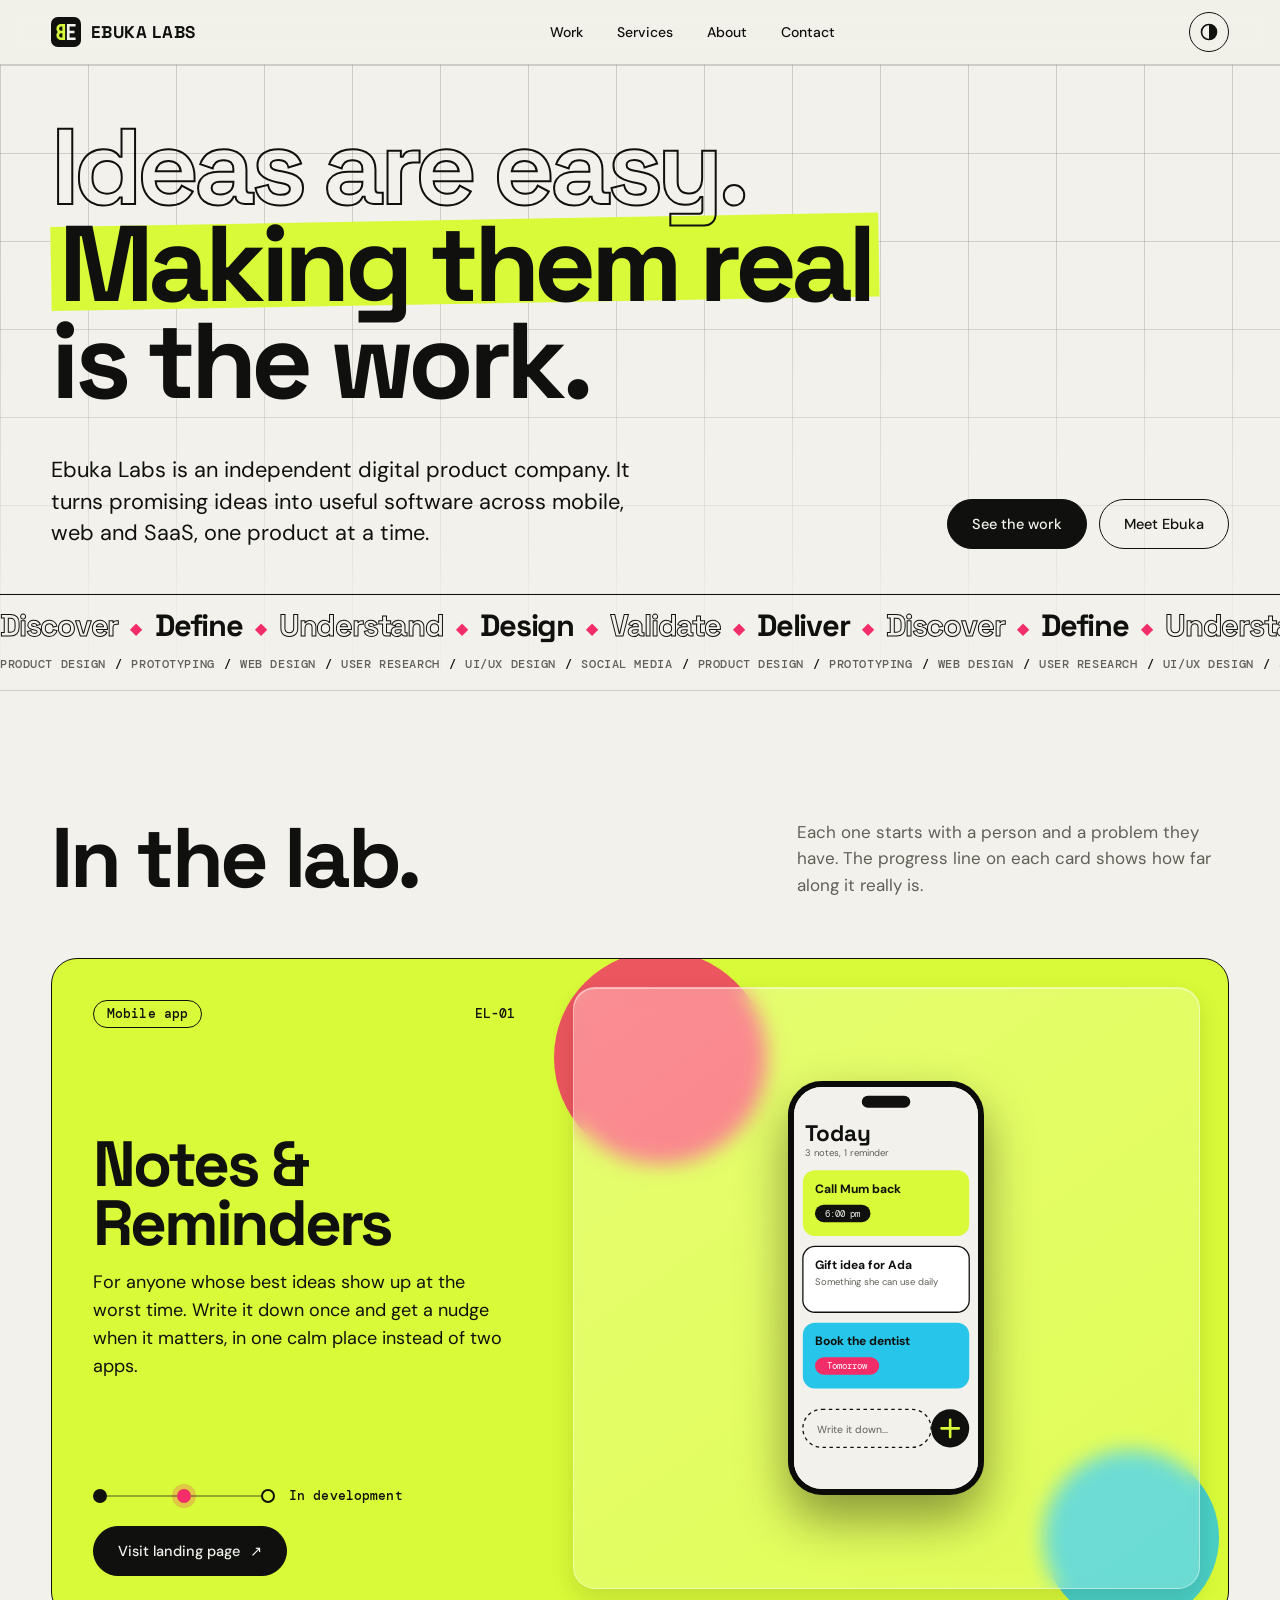
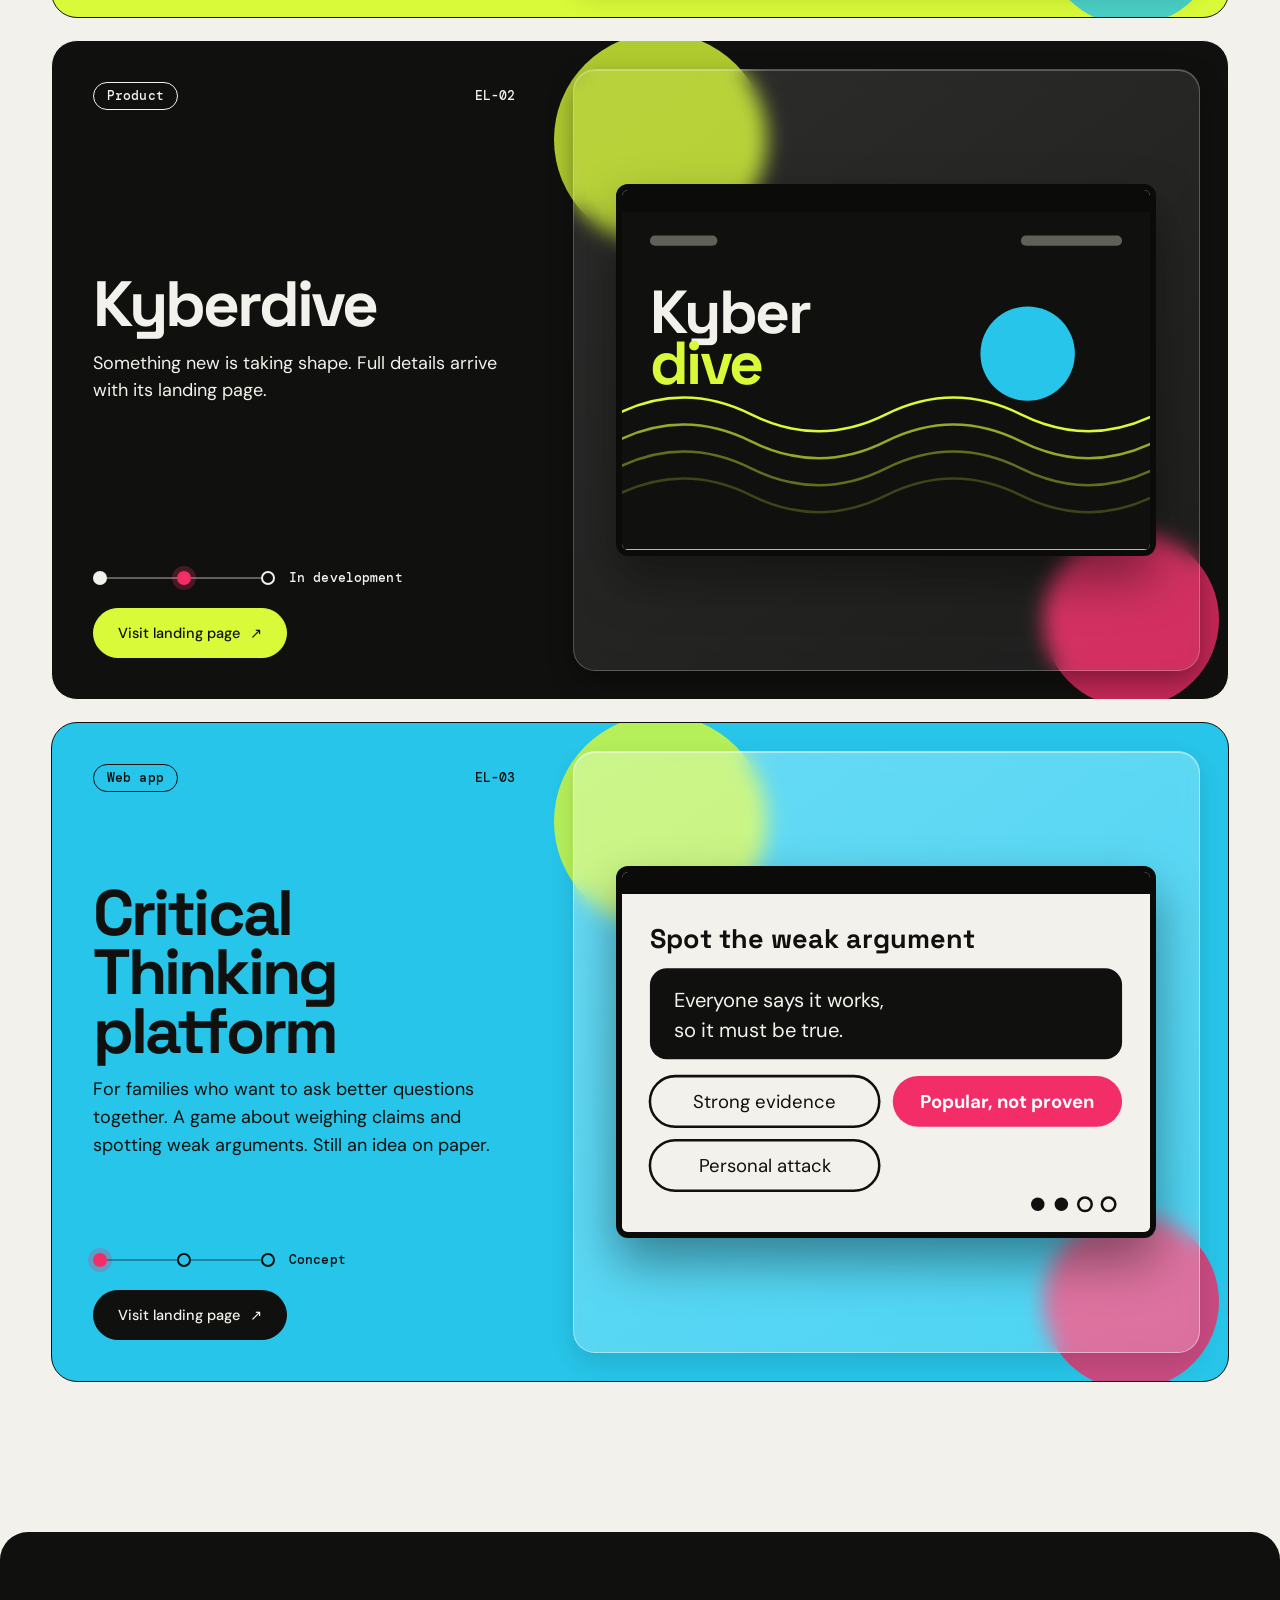
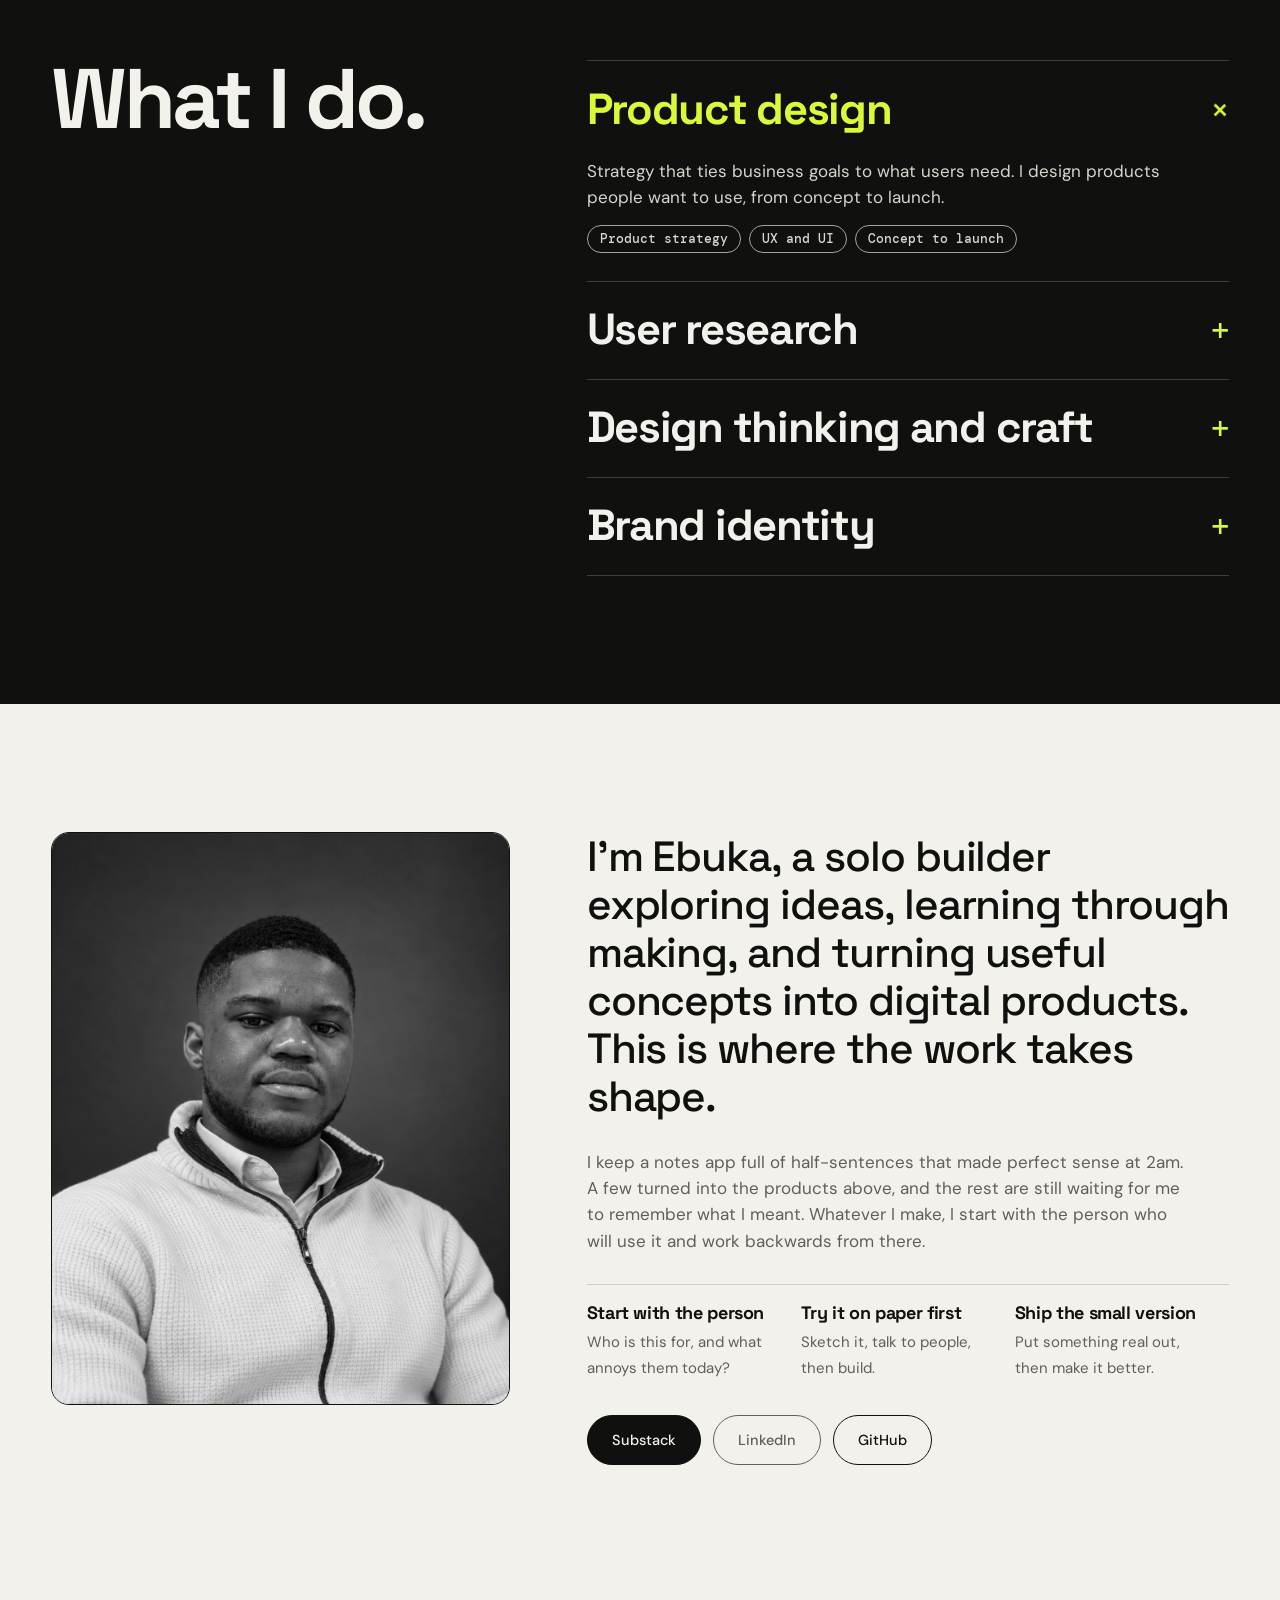
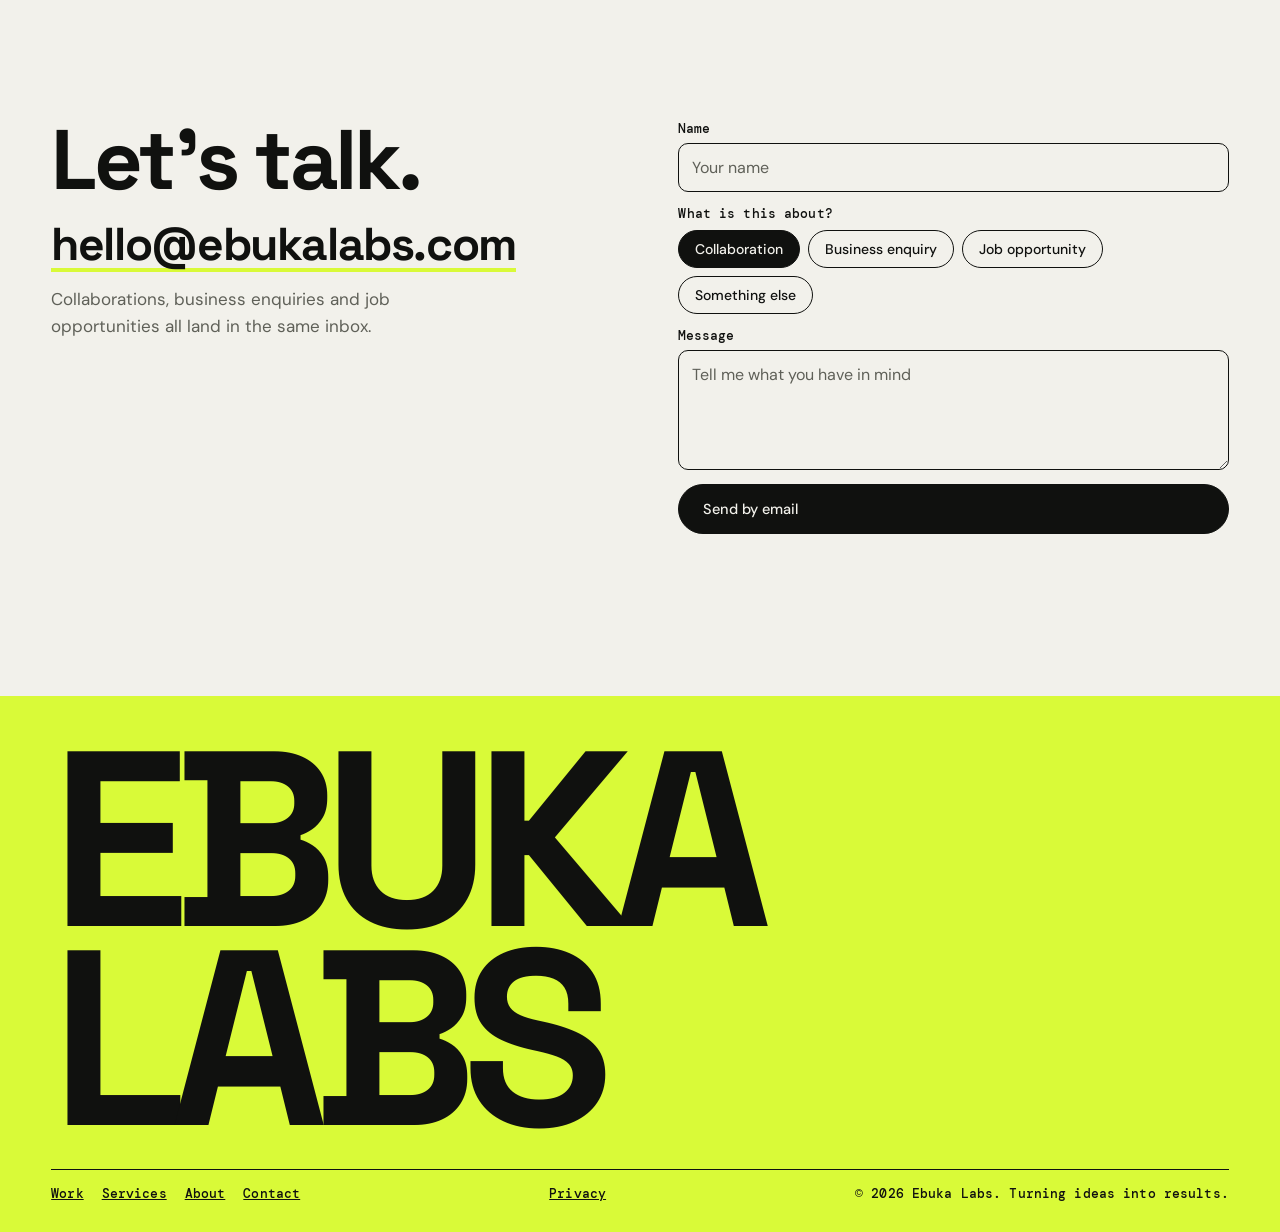
<file: index.html>
<!DOCTYPE html>
<html lang="en">
<head>
<meta charset="utf-8">
<meta http-equiv="Content-Security-Policy" content="default-src 'self'; script-src 'self'; style-src 'self' 'unsafe-inline'; img-src 'self'; media-src 'self'; font-src 'self'; connect-src 'none'; form-action 'none'; base-uri 'none'; object-src 'none'">
<meta name="referrer" content="strict-origin-when-cross-origin">
<meta name="viewport" content="width=device-width, initial-scale=1, viewport-fit=cover">
<title>Ebuka Labs</title>
<meta name="theme-color" content="#10110F">
<meta property="og:type" content="website"><meta property="og:title" content="Ebuka Labs"><meta property="og:description" content="Ebuka Labs: digital products by Ebuka, a solo builder turning useful concepts into software.">
<link rel="icon" href="favicon.svg" type="image/svg+xml">
<link rel="preload" href="fonts/space-grotesk-700.woff2" as="font" type="font/woff2" crossorigin>

<meta name="description" content="Ebuka Labs: digital products by Ebuka, a solo builder turning useful concepts into software.">
<link rel="stylesheet" href="css/style.css">
</head>
<body>
<header><div class="wrap nav">
<a class="logo" href="#top" aria-label="Ebuka Labs, home"><svg viewBox="0 0 40 40" aria-hidden="true"><rect width="40" height="40" rx="9" fill="#10110F"/><g fill="none" stroke-width="3.6" stroke-linecap="square" stroke-linejoin="round"><path d="M17 11V29M17 11H13.5A4.5 4.5 0 0 0 13.5 20H17M17 20H13.5A4.5 4.5 0 0 0 13.5 29H17" stroke="#D9FA38"/><path d="M23 11V29M23 11H31M23 20H29.5M23 29H31" stroke="#F2F1EB"/></g></svg>EBUKA LABS</a>
<nav id="menu" aria-label="Main"><ul><li><a href="#work">Work</a></li><li><a href="#services">Services</a></li><li><a href="#about">About</a></li><li><a href="#contact">Contact</a></li></ul></nav>
<div class="tools"><button class="pill tg" id="theme" aria-label="Switch between light and dark mode" title="Light or dark"><svg viewBox="0 0 24 24" aria-hidden="true"><circle cx="12" cy="12" r="9" fill="none" stroke="currentColor" stroke-width="2"/><path d="M12 3a9 9 0 0 1 0 18z" fill="currentColor"/></svg></button><button class="pill burger" id="burger" aria-expanded="false" aria-controls="menu">Menu</button></div>
</div></header>
<main id="top">
<div class="hero" id="hero">
<div class="grid"></div><div class="cross" aria-hidden="true"><i class="h" id="ch"></i><i class="v" id="cv"></i><b id="cl"></b></div>
<div class="wrap">
<h1><span class="ghost">Ideas are easy.</span><br><span class="real">Making them real</span><br>is the work.</h1>
<div class="hsub"><p>Ebuka Labs is an independent digital product company. It turns promising ideas into useful software across mobile, web and SaaS, one product at a time.</p>
<div class="cta"><a class="btn p" href="#work">See the work</a><a class="btn" href="#about">Meet Ebuka</a></div></div>

</div>
<div class="strips"><span class="sr">My process: Discover, Define, Understand, Design, Validate, Deliver. Skills: product design, prototyping, web design, user research, UI/UX design, social media.</span>
<div class="strip big" aria-hidden="true"><div id="s1"></div></div>
<div class="strip sm rev" aria-hidden="true"><div id="s2"></div></div></div>
</div>

<section id="work"><div class="wrap">
<div class="sh"><h2>In the lab.</h2><p>Each one starts with a person and a problem they have. The progress line on each card shows how far along it really is.</p></div>
<div class="stack" id="stack"></div>
</div></section>

<section id="services"><div class="wrap sv">
<h2>What I do.</h2>
<div>
<details open><summary>Product design</summary><div><p>Strategy that ties business goals to what users need. I design products people want to use, from concept to launch.</p><ul><li>Product strategy</li><li>UX and UI</li><li>Concept to launch</li></ul></div></details>
<details><summary>User research</summary><div><p>Interviews, surveys, usability testing and data analysis. Qualitative and quantitative methods, matched to the question being asked.</p><ul><li>Interviews</li><li>Surveys</li><li>Usability testing</li><li>Data analysis</li></ul></div></details>
<details><summary>Design thinking and craft</summary><div><p>Framing the right problem first, then sweating the details of how it looks, feels and behaves.</p><ul><li>Problem framing</li><li>Prototyping</li><li>Interaction details</li></ul></div></details>
<details><summary>Brand identity</summary><div><p>Visual identity systems that capture what a brand is about, delivered with comprehensive brand guidelines.</p><ul><li>Identity systems</li><li>Brand guidelines</li></ul></div></details>
</div></div></section>

<section id="about"><div class="wrap ab">
<div class="ph" id="ph" role="img" aria-label="Photo of Ebuka"><img alt="Ebuka"><span class="m">Photo of Ebuka<br>goes here</span></div>
<div>
<p class="lead">I'm Ebuka, a solo builder exploring ideas, learning through making, and turning useful concepts into digital products. This is where the work takes shape.</p>
<p class="s">I keep a notes app full of half-sentences that made perfect sense at 2am. A few turned into the products above, and the rest are still waiting for me to remember what I meant. Whatever I make, I start with the person who will use it and work backwards from there.</p><div class="how"><div><b>Start with the person</b><span>Who is this for, and what annoys them today?</span></div><div><b>Try it on paper first</b><span>Sketch it, talk to people, then build.</span></div><div><b>Ship the small version</b><span>Put something real out, then make it better.</span></div></div>
<div class="links"><a class="btn p" data-l="substack" href="#" target="_blank" rel="noopener noreferrer">Substack</a><a class="btn" data-l="linkedin" href="#" target="_blank" rel="noopener noreferrer">LinkedIn</a><a class="btn" data-l="github" href="#" target="_blank" rel="noopener noreferrer">GitHub</a></div>
</div></div></section>

<section id="contact"><div class="wrap ct">
<div><h2>Let's talk.</h2><a class="mail" id="mail" href="#contact">Send an email</a><p style="color:var(--grey);margin:0;max-width:36ch">Collaborations, business enquiries and job opportunities all land in the same inbox.</p></div>
<form id="form"><label>Name<input name="n" required autocomplete="name" placeholder="Your name"></label>
<fieldset class="topic"><legend class="m">What is this about?</legend><div><label><input type="radio" name="r" value="Collaboration" checked><span>Collaboration</span></label><label><input type="radio" name="r" value="Business enquiry"><span>Business enquiry</span></label><label><input type="radio" name="r" value="Job opportunity"><span>Job opportunity</span></label><label><input type="radio" name="r" value="Something else"><span>Something else</span></label></div></fieldset>
<label>Message<textarea name="m" required placeholder="Tell me what you have in mind"></textarea></label>
<button class="btn p" type="submit">Send by email</button><div id="msg" role="status"></div></form>
</div></section>
</main>
<footer><div class="wrap"><p class="fb" id="egg">EBUKA LABS</p>
<div class="fl m"><span><a href="#work">Work</a><a href="#services">Services</a><a href="#about">About</a><a href="#contact">Contact</a></span><span><a href="privacy.html">Privacy</a></span><span>&copy; 2026 Ebuka Labs. Turning ideas into results.</span></div></div></footer>

<script src="js/config.js" defer></script>
<script src="js/main.js" defer></script>
</body>
</html>
</file>
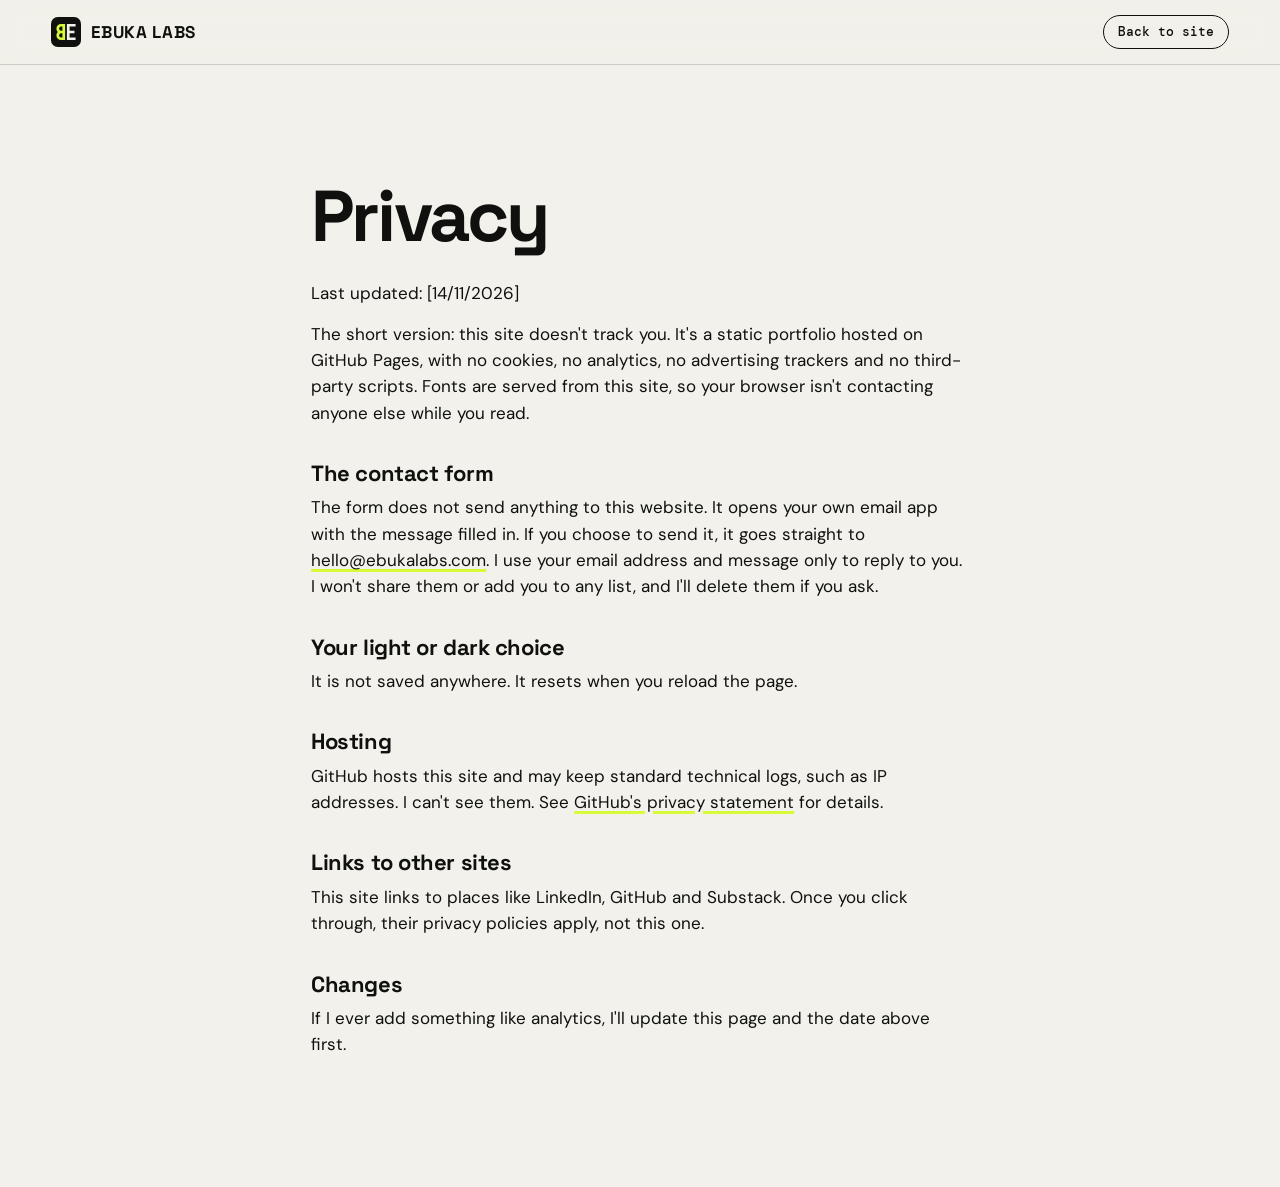
<file: privacy.html>
<!DOCTYPE html>
<html lang="en">
<head>
<meta charset="utf-8">
<meta http-equiv="Content-Security-Policy" content="default-src 'self'; script-src 'self'; style-src 'self' 'unsafe-inline'; img-src 'self'; media-src 'self'; font-src 'self'; connect-src 'none'; form-action 'none'; base-uri 'none'; object-src 'none'">
<meta name="referrer" content="strict-origin-when-cross-origin">
<meta name="viewport" content="width=device-width, initial-scale=1">
<title>Privacy | Ebuka Labs</title>
<meta name="robots" content="noindex">
<link rel="icon" href="favicon.svg" type="image/svg+xml">
<link rel="stylesheet" href="css/style.css">
</head>
<body>
<header><div class="wrap nav"><a class="logo" href="index.html" aria-label="Ebuka Labs, home"><svg viewBox="0 0 40 40" aria-hidden="true"><rect width="40" height="40" rx="9" fill="#10110F"/><g fill="none" stroke-width="3.6" stroke-linecap="square" stroke-linejoin="round"><path d="M17 11V29M17 11H13.5A4.5 4.5 0 0 0 13.5 20H17M17 20H13.5A4.5 4.5 0 0 0 13.5 29H17" stroke="#D9FA38"/><path d="M23 11V29M23 11H31M23 20H29.5M23 29H31" stroke="#F2F1EB"/></g></svg>EBUKA LABS</a><a class="pill" href="index.html">Back to site</a></div></header>
<main class="doc">
<h1>Privacy</h1>
<p>Last updated: [14/11/2026]</p>
<p>The short version: this site doesn't track you. It's a static portfolio hosted on GitHub Pages, with no cookies, no analytics, no advertising trackers and no third-party scripts. Fonts are served from this site, so your browser isn't contacting anyone else while you read.</p>

<h2>The contact form</h2>
<p>The form does not send anything to this website. It opens your own email app with the message filled in. If you choose to send it, it goes straight to <a id="mail" href="index.html#contact">my inbox</a>. I use your email address and message only to reply to you. I won't share them or add you to any list, and I'll delete them if you ask.</p>

<h2>Your light or dark choice</h2>
<p>It is not saved anywhere. It resets when you reload the page.</p>

<h2>Hosting</h2>
<p>GitHub hosts this site and may keep standard technical logs, such as IP addresses. I can't see them. See <a href="https://docs.github.com/en/site-policy/privacy-policies/github-general-privacy-statement" rel="noopener noreferrer">GitHub's privacy statement</a> for details.</p>

<h2>Links to other sites</h2>
<p>This site links to places like LinkedIn, GitHub and Substack. Once you click through, their privacy policies apply, not this one.</p>

<h2>Changes</h2>
<p>If I ever add something like analytics, I'll update this page and the date above first.</p>
<script src="js/config.js" defer></script>
<script src="js/privacy.js" defer></script>
</main></body></html>
</file>
<file: css/style.css>
@font-face{font-family:'Space Grotesk';font-weight:500;font-style:normal;font-display:swap;src:url(../fonts/space-grotesk-500.woff2) format('woff2')}
@font-face{font-family:'Space Grotesk';font-weight:700;font-style:normal;font-display:swap;src:url(../fonts/space-grotesk-700.woff2) format('woff2')}
@font-face{font-family:'DM Sans';font-weight:400;font-style:normal;font-display:swap;src:url(../fonts/dm-sans-400.woff2) format('woff2')}
@font-face{font-family:'DM Sans';font-weight:500;font-style:normal;font-display:swap;src:url(../fonts/dm-sans-500.woff2) format('woff2')}
@font-face{font-family:'DM Sans';font-weight:700;font-style:normal;font-display:swap;src:url(../fonts/dm-sans-700.woff2) format('woff2')}
@font-face{font-family:'DM Mono';font-weight:400;font-style:normal;font-display:swap;src:url(../fonts/dm-mono-400.woff2) format('woff2')}
@font-face{font-family:'DM Mono';font-weight:500;font-style:normal;font-display:swap;src:url(../fonts/dm-mono-500.woff2) format('woff2')}

:root{--ink:#10110F;--paper:#F2F1EB;--lime:#D9FA38;--blue:#27C5E9;--pink:#F22D68;--bg:var(--paper);--fg:var(--ink);--grey:#5f6058;--line:rgba(16,17,15,.16);
--d:'Space Grotesk','Helvetica Neue',Arial,sans-serif;--b:'DM Sans',system-ui,sans-serif;--m:'DM Mono',ui-monospace,Menlo,monospace;
box-sizing:border-box;padding-top:env(safe-area-inset-top,0px);padding-bottom:env(safe-area-inset-bottom,0px)}
@media (prefers-color-scheme:dark){:root:not([data-theme="light"]){--bg:#10110F;--fg:#F2F1EB;--grey:#a3a49a;--line:rgba(242,241,235,.18)}}
:root[data-theme="dark"]{--bg:#10110F;--fg:#F2F1EB;--grey:#a3a49a;--line:rgba(242,241,235,.18)}
html{scroll-behavior:smooth;scroll-padding-top:70px}
*,*::before,*::after{box-sizing:border-box}
body{margin:0;background:var(--bg);color:var(--fg);font:17px/1.55 var(--b);-webkit-font-smoothing:antialiased;overflow-x:hidden}
a{color:inherit}
:focus-visible{outline:3px solid var(--blue);outline-offset:3px}
.m{font:500 12.5px var(--m);letter-spacing:.01em}
.wrap{max-width:1320px;margin:0 auto;padding:0 clamp(18px,4vw,52px)}
header{position:sticky;top:0;z-index:50;background:color-mix(in srgb,var(--bg) 86%,transparent);backdrop-filter:blur(12px);border-bottom:1px solid var(--line)}
.nav{display:flex;align-items:center;justify-content:space-between;height:64px}
.logo{display:flex;align-items:center;gap:10px;text-decoration:none;font:700 17px var(--d);letter-spacing:.04em}
.logo svg{width:30px;height:30px}
nav ul{display:flex;gap:6px;list-style:none;margin:0;padding:0}
nav a{display:block;text-decoration:none;font:500 14px var(--b);padding:8px 14px;border-radius:99px}
nav a:hover{background:var(--lime);color:var(--ink)}
.tools{display:flex;gap:8px}
.pill{font:500 12.5px var(--m);background:none;color:inherit;border:1.5px solid var(--fg);border-radius:99px;padding:8px 14px;cursor:pointer;text-decoration:none;display:inline-block}
.pill:hover{background:var(--lime);color:var(--ink);border-color:var(--ink)}
.burger{display:none}
@media(max-width:820px){nav{position:absolute;left:0;right:0;top:64px;background:var(--bg);border-bottom:1px solid var(--line);display:none}nav.open{display:block}nav ul{flex-direction:column;padding:8px clamp(18px,4vw,52px) 16px}nav a{font-size:17px;padding:12px 0;border-radius:0}.burger{display:inline-block}}
/* hero */
.hero{position:relative;overflow:hidden;border-bottom:1px solid var(--line);padding-top:clamp(30px,6vh,70px)}
.grid{position:absolute;inset:0;background-image:linear-gradient(var(--line) 1px,transparent 1px),linear-gradient(90deg,var(--line) 1px,transparent 1px);background-size:88px 88px;pointer-events:none;-webkit-mask-image:linear-gradient(#000 30%,transparent);mask-image:linear-gradient(#000 30%,transparent)}
.cross{position:absolute;inset:0;pointer-events:none}.cross i{position:absolute;background:var(--pink)}.cross .h{height:1px;left:0;right:0}.cross .v{width:1px;top:0;bottom:0}
.cross b{position:absolute;font:500 11px var(--m);background:var(--pink);color:#fff;padding:2px 6px;transform:translate(10px,10px);white-space:nowrap}
.hero .wrap{position:relative;z-index:2}
h1{font:700 clamp(38px,8.4vw,128px)/.9 var(--d);letter-spacing:-.05em;margin:0}
@media(max-width:560px){h1{font-size:11.2vw}.ghost{-webkit-text-stroke-width:1.4px}}
.ghost{color:transparent;-webkit-text-stroke:2px var(--fg)}
.real{position:relative;display:inline-block;padding:0 .07em;color:var(--ink);animation:ink .01s .55s backwards}
.real::before{content:"";position:absolute;inset:.1em 0 .02em;background:var(--lime);z-index:-1;transform-origin:left;transform:rotate(-1deg);animation:wipe .8s .25s cubic-bezier(.7,0,.2,1) backwards}
@keyframes wipe{from{transform:rotate(-1deg) scaleX(0)}}
@keyframes ink{from{color:var(--fg)}}
.hsub{display:grid;grid-template-columns:1.1fr 1fr;gap:30px;align-items:end;margin:clamp(28px,5vh,56px) 0}
.hsub p{margin:0;font-size:clamp(18px,1.7vw,22px);line-height:1.45;max-width:44ch}
.cta{display:flex;gap:12px;flex-wrap:wrap;justify-content:flex-end}
.btn{display:inline-flex;align-items:center;gap:10px;text-decoration:none;font:500 14.5px var(--b);padding:15px 24px;border:1.5px solid var(--fg);border-radius:99px;transition:background .2s,transform .2s;cursor:pointer;background:none;color:inherit}
.btn.p{background:var(--fg);color:var(--bg)}.btn:hover{background:var(--lime);color:var(--ink);border-color:var(--ink);transform:translateY(-2px)}
.btn[aria-disabled="true"]{opacity:.65;cursor:default;transform:none}
.bench{display:grid;grid-template-columns:repeat(3,1fr);border-top:1px solid var(--fg)}
.bench a{display:flex;justify-content:space-between;align-items:center;gap:10px;text-decoration:none;padding:18px 20px 18px 0;border-right:1px solid var(--line)}
.bench a+a{padding-left:20px}.bench a:last-child{border-right:0}
.bench a:hover strong{text-decoration:underline;text-decoration-color:var(--lime);text-decoration-thickness:4px;text-underline-offset:4px}
.bench strong{font:700 20px var(--d);letter-spacing:-.02em}.bench small{display:block;color:var(--grey);font:400 12.5px var(--m)}
@media(max-width:820px){.hsub{grid-template-columns:1fr}.cta{justify-content:flex-start}.bench{grid-template-columns:1fr}.bench a,.bench a+a{padding:14px 0;border-right:0;border-bottom:1px solid var(--line)}}
.dot{width:11px;height:11px;border-radius:50%;flex:none;border:2px solid currentColor}.dot.s1{background:var(--pink);border-color:var(--pink)}.dot.s2{background:#22b455;border-color:#22b455}
/* sections */
section{padding:clamp(64px,10vw,140px) 0}
.sh{display:flex;justify-content:space-between;align-items:end;gap:24px;flex-wrap:wrap;margin-bottom:clamp(28px,5vw,60px)}
h2{font:700 clamp(40px,6.6vw,96px)/.94 var(--d);letter-spacing:-.04em;margin:0}
.sh p{margin:0;max-width:36ch;color:var(--grey)}
/* work */
.stack{position:relative}
.panel{position:sticky;top:calc(78px + var(--i)*18px);min-height:min(82vh,660px);border:1.5px solid var(--ink);border-radius:26px;padding:clamp(16px,2.2vw,28px);margin-bottom:22px;display:grid;grid-template-columns:5fr 7fr;gap:clamp(20px,3.5vw,48px);color:var(--ink)}
.panel[data-c="0"]{background:var(--lime)}
.panel[data-c="1"]{background:var(--ink);color:var(--paper);border-color:var(--paper)}
.panel[data-c="2"]{background:var(--blue)}
.txt{display:flex;flex-direction:column;justify-content:space-between;gap:24px;padding:clamp(4px,1vw,14px)}
.top{display:flex;justify-content:space-between;align-items:center;gap:10px}
.top span:first-child{border:1.5px solid currentColor;border-radius:99px;padding:5px 13px}
.panel h3{font:700 clamp(40px,5vw,78px)/.92 var(--d);letter-spacing:-.045em;margin:0 0 16px}
.panel p{margin:0;max-width:36ch;font-size:18px}
.steps{display:flex;align-items:center;margin:0 0 22px}
.steps i{display:block;width:14px;height:14px;border-radius:50%;border:2px solid currentColor;flex:none}
.steps i.on{background:currentColor}.steps i.now{background:var(--pink);border-color:var(--pink);box-shadow:0 0 0 5px color-mix(in srgb,var(--pink) 25%,transparent)}
.steps u{flex:1;height:2px;background:currentColor;opacity:.35;max-width:70px}
.steps span{margin-left:14px}
.panel .btn{align-self:flex-start}
.panel .btn.p{background:var(--ink);color:var(--paper);border-color:var(--ink)}
.panel[data-c="1"] .btn.p{background:var(--lime);color:var(--ink);border-color:var(--lime)}
.panel .btn.p:hover,.panel[data-c="1"] .btn.p:hover{background:var(--pink);border-color:var(--pink);color:#fff}
/* inner media card: holds the product UI, a screenshot, a GIF or a video */
.vis{display:flex;position:relative;isolation:isolate}
.panel{overflow:hidden;--o1:var(--pink);--o2:var(--blue)}
.panel[data-c="1"]{--o1:var(--lime);--o2:var(--pink)}.panel[data-c="2"]{--o1:var(--lime);--o2:var(--pink)}
.vis::before,.vis::after{content:"";position:absolute;border-radius:50%;z-index:-1;aspect-ratio:1;opacity:.8}
.vis::before{width:34%;left:-3%;top:-6%;background:var(--o1)}.vis::after{width:28%;right:-3%;bottom:-6%;background:var(--o2)}
/* glass inner card: holds the product UI, a screenshot, a GIF or a video */
.inner{flex:1;display:flex;flex-direction:column;min-height:340px;border-radius:22px;background:linear-gradient(145deg,rgba(255,255,255,.34),rgba(255,255,255,.22));-webkit-backdrop-filter:blur(10px) saturate(110%);backdrop-filter:blur(10px) saturate(110%);border:1px solid rgba(255,255,255,.4);box-shadow:0 10px 24px rgba(16,17,15,.12),inset 0 1px 0 rgba(255,255,255,.45);overflow:hidden;text-decoration:none;position:relative}
.panel[data-c="1"] .inner{background:linear-gradient(145deg,rgba(255,255,255,.12),rgba(255,255,255,.06));border-color:rgba(255,255,255,.22);box-shadow:0 10px 24px rgba(0,0,0,.35),inset 0 1px 0 rgba(255,255,255,.25)}
.stage{flex:1;position:relative;display:grid;place-items:center;padding:clamp(18px,3vw,36px);overflow:hidden}
.stage.md video,.stage.md img.m{position:absolute;inset:14px;width:calc(100% - 28px);height:calc(100% - 28px);border-radius:14px;object-fit:cover}
.frame{position:relative;overflow:hidden;background:var(--paper);border:6px solid #0b0c0a;box-shadow:0 24px 50px rgba(0,0,0,.4);transition:transform .4s}
.inner:hover .frame{transform:translateY(-6px) rotate(-1deg)}
.frame.phone{height:clamp(300px,46vh,430px);aspect-ratio:9/19;border-radius:34px}
.frame.web{width:min(100%,540px);aspect-ratio:16/11;border-radius:12px}
.frame.web::before{content:"";position:absolute;inset:0 0 auto;height:22px;background:#0b0c0a;z-index:2}
.sk{position:absolute;inset:0}.frame.web .sk{inset:22px 0 0}.sk svg{display:block;width:100%;height:100%}
.tg{width:40px;height:40px;padding:0;display:grid;place-items:center}.tg svg{width:20px;height:20px}
@media(max-width:860px){.panel{position:relative;top:0;grid-template-columns:1fr;min-height:0}.inner{min-height:320px}.frame.phone{height:300px}}
/* scrolling strips */
.strips{position:relative;z-index:2;border-top:1px solid var(--fg);margin-top:clamp(10px,3vh,30px);overflow:hidden}
.strip{overflow:hidden;white-space:nowrap}
.strip>div{display:inline-block;animation:sl 110s linear infinite}
.strip.rev>div{animation-direction:reverse;animation-duration:130s}
.strip span::after{content:"\25C6";color:var(--pink);margin:0 .8em;letter-spacing:0;-webkit-text-stroke:0}
.strip.big{padding:14px 0 2px}.strip.big span{font:700 clamp(20px,2.4vw,32px)/1.1 var(--d);letter-spacing:-.04em}
.strip.big span:nth-child(odd){color:transparent;-webkit-text-stroke:1px var(--fg)}
.strip.big span::after{font-size:.5em;vertical-align:.15em}
.strip.sm{padding:4px 0 14px}.strip.sm span{font:500 11.5px var(--m);letter-spacing:.05em;text-transform:uppercase;color:var(--grey)}
.strip.sm span::after{content:"/";color:var(--fg);font-size:1em}
@keyframes sl{to{transform:translateX(-50%)}}
.sr{position:absolute;width:1px;height:1px;overflow:hidden;clip:rect(0 0 0 0);white-space:nowrap}
/* services */
#services{background:var(--ink);color:var(--paper);--line:rgba(242,241,235,.2);--grey:#a3a49a;border-radius:28px 28px 0 0}
.sv{display:grid;grid-template-columns:5fr 7fr;gap:clamp(24px,6vw,100px)}
.sv h2{position:sticky;top:100px;align-self:start}
details{border-top:1px solid var(--line)}details:last-child{border-bottom:1px solid var(--line)}
summary{list-style:none;cursor:pointer;display:flex;justify-content:space-between;align-items:center;gap:16px;padding:26px 0;font:700 clamp(26px,3.4vw,44px)/1 var(--d);letter-spacing:-.03em}
summary::-webkit-details-marker{display:none}
summary::after{content:"+";font:400 34px var(--m);color:var(--lime);transition:transform .25s}
details[open] summary::after{transform:rotate(45deg)}
details[open] summary{color:var(--lime)}
details div{padding:0 0 28px;max-width:52ch;color:#d6d6cc}details p{margin:0 0 14px}
details ul{margin:0;padding:0;list-style:none;display:flex;flex-wrap:wrap;gap:8px}
details li{font:500 12.5px var(--m);border:1px solid var(--grey);border-radius:99px;padding:5px 12px}
@media(max-width:860px){.sv{grid-template-columns:1fr}.sv h2{position:static}}
/* about */
#about{padding-top:clamp(64px,10vw,140px)}
.ab{display:grid;grid-template-columns:5fr 7fr;gap:clamp(24px,6vw,100px)}
.ph{position:relative;aspect-ratio:4/5;border-radius:18px;overflow:hidden;border:1.5px dashed var(--fg);display:grid;place-items:center;text-align:center;color:var(--fg);background:repeating-linear-gradient(45deg,transparent 0 12px,rgba(16,17,15,.07) 12px 13px)}
.ph img{position:absolute;inset:0;width:100%;height:100%;object-fit:cover;display:none}.ph.has{border-style:solid}.ph.has img{display:block}.ph.has .m{display:none}
.lead{font:500 clamp(26px,3.3vw,44px)/1.14 var(--d);letter-spacing:-.025em;margin:0 0 28px}
.ab p.s{margin:0 0 30px;max-width:50ch;color:var(--grey)}
.ab .btn:hover{background:var(--pink);color:#fff;border-color:var(--pink)}
.how{display:grid;grid-template-columns:repeat(3,1fr);border-top:1px solid var(--line);margin:0 0 34px}.how div{padding:16px 16px 0 0}.how b{display:block;font:700 18px var(--d);letter-spacing:-.02em;margin-bottom:4px}.how span{color:var(--grey);font-size:15px}.links{display:flex;gap:12px;flex-wrap:wrap}
@media(max-width:700px){.how{grid-template-columns:1fr}}
@media(max-width:860px){.ab{grid-template-columns:1fr}.ph{aspect-ratio:16/10}}
/* contact */
::placeholder{color:var(--grey);opacity:1}
.topic{border:0;padding:0;margin:0;min-width:0}.topic legend{padding:0;margin-bottom:8px}.topic div{display:flex;flex-wrap:wrap;gap:8px}.topic label{display:block;position:relative}.topic input{position:absolute;inset:0;opacity:0;cursor:pointer;width:100%;height:100%}.topic span{display:block;border:1.5px solid var(--fg);border-radius:99px;padding:9px 16px;font:500 14px var(--b)}.topic input:checked+span{background:var(--fg);color:var(--bg)}.topic input:focus-visible+span{outline:3px solid var(--blue);outline-offset:3px}
.ct{display:grid;grid-template-columns:1fr 1fr;gap:clamp(24px,6vw,100px)}
.mail{display:inline-block;font:700 clamp(26px,3.6vw,50px)/1.05 var(--d);letter-spacing:-.03em;text-decoration:none;border-bottom:4px solid var(--lime);margin:20px 0 14px;word-break:break-all}
.mail:hover{background:var(--lime);color:var(--ink)}
form{display:grid;gap:14px}label{font:500 12.5px var(--m);display:grid;gap:6px}
input,select,textarea{font:16px var(--b);background:transparent;color:inherit;border:1.5px solid var(--fg);border-radius:10px;padding:13px}
textarea{min-height:120px;resize:vertical}#msg{color:var(--grey);min-height:20px}
@media(max-width:860px){.ct{grid-template-columns:1fr}}
footer{background:var(--lime);color:var(--ink);padding:44px 0 30px;overflow:hidden}
.fb{font:700 clamp(70px,19.5vw,300px)/.8 var(--d);letter-spacing:-.065em;margin:0 0 30px;cursor:pointer;user-select:none}
.fl{display:flex;justify-content:space-between;flex-wrap:wrap;gap:12px 28px;border-top:1.5px solid var(--ink);padding-top:16px}
.fl a{margin-right:18px}
@media (prefers-reduced-motion:reduce){*,*::before{animation:none!important;transition:none!important}html{scroll-behavior:auto}}

/* legal and error pages */
.doc{max-width:760px;margin:0 auto;padding:clamp(56px,9vw,120px) clamp(18px,4vw,52px)}
.doc h1{font:700 clamp(36px,6vw,72px)/1 var(--d);letter-spacing:-.04em;margin:0 0 28px}
.doc h2{font-size:22px;line-height:1.2;letter-spacing:-.02em;margin:34px 0 8px}
.doc p{margin:0 0 14px;max-width:62ch}
.doc a{text-decoration-color:var(--lime);text-decoration-thickness:3px;text-underline-offset:3px}
</file>
